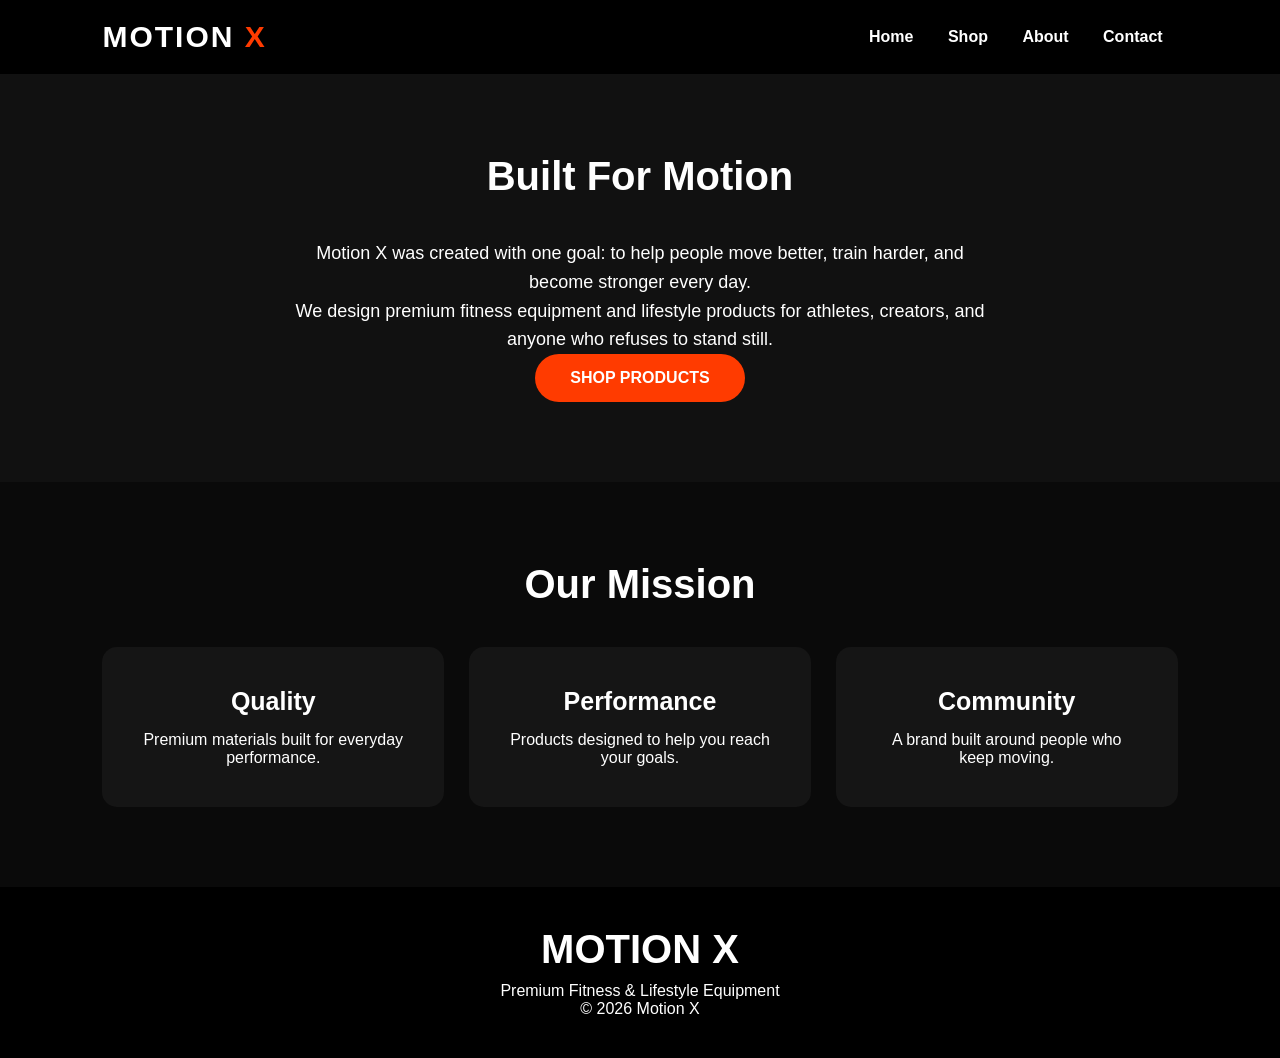
<file: about.html>
<!DOCTYPE html>
<html lang="en">

<head>

<meta charset="UTF-8">
<meta name="viewport" content="width=device-width, initial-scale=1.0">

<title>Motion X | About</title>

<link rel="stylesheet" href="style.css">

</head>


<body>


<header class="navbar">

<div class="logo">
MOTION <span>X</span>
</div>


<nav>

<a href="index.html">Home</a>
<a href="shop.html">Shop</a>
<a href="about.html">About</a>
<a href="contact.html">Contact</a>

</nav>


</header>




<section class="about-preview">


<h2>Built For Motion</h2>


<p>
Motion X was created with one goal:
to help people move better, train harder,
and become stronger every day.
</p>


<p>
We design premium fitness equipment and lifestyle
products for athletes, creators, and anyone who
refuses to stand still.
</p>


<a class="btn" href="shop.html">
SHOP PRODUCTS
</a>


</section>




<section class="categories">


<h2>Our Mission</h2>


<div class="category-grid">


<div>

<h3>Quality</h3>

<p>
Premium materials built for everyday performance.
</p>

</div>



<div>

<h3>Performance</h3>

<p>
Products designed to help you reach your goals.
</p>

</div>



<div>

<h3>Community</h3>

<p>
A brand built around people who keep moving.
</p>

</div>



</div>


</section>




<footer>

<h2>MOTION X</h2>

<p>
Premium Fitness & Lifestyle Equipment
</p>

<p>
© 2026 Motion X
</p>

</footer>



<script src="script.js"></script>


</body>

</html>
</file>
<file: style.css>
* {
    margin: 0;
    padding: 0;
    box-sizing: border-box;
    font-family: Arial, Helvetica, sans-serif;
}

body {
    background: #0a0a0a;
    color: white;
}


/* NAVBAR */

.navbar {
    width: 100%;
    padding: 20px 8%;
    display: flex;
    justify-content: space-between;
    align-items: center;
    background: #000;
    position: sticky;
    top: 0;
    z-index: 100;
}


.logo {
    font-size: 30px;
    font-weight: 900;
    letter-spacing: 2px;
}

.logo span {
    color: #ff3b00;
}


nav a {
    color: white;
    text-decoration: none;
    margin: 0 15px;
    font-weight: bold;
    transition: 0.3s;
}


nav a:hover {
    color: #ff3b00;
}



.nav-icons {
    display: flex;
    align-items: center;
    gap: 15px;
}


.nav-icons input {
    padding: 10px 15px;
    border-radius: 20px;
    border: none;
}



/* HERO SECTION */

.hero {

    height: 90vh;
    background:
    linear-gradient(
    rgba(0,0,0,0.65),
    rgba(0,0,0,0.65)
    ),
    url("images/hero.jpg");

    background-size: cover;
    background-position: center;

    display: flex;
    align-items: center;
    padding: 0 8%;

}


.hero-content {
    max-width: 600px;
}


.hero h1 {

    font-size: 70px;
    font-weight: 900;

}


.hero h1 span {

    color: #ff3b00;

}


.hero p {

    margin: 25px 0;
    font-size: 20px;
    line-height: 1.5;

}



.btn {

    display: inline-block;
    background: #ff3b00;
    color: white;
    padding: 15px 35px;
    text-decoration: none;
    font-weight: bold;
    border-radius: 30px;
    transition: 0.3s;

}


.btn:hover {

    transform: scale(1.05);
    background: white;
    color: black;

}




/* CATEGORIES */

.categories,
.featured,
.about-preview {

    padding: 80px 8%;
    text-align: center;

}


h2 {

    font-size: 40px;
    margin-bottom: 40px;

}



.category-grid {

    display: grid;
    grid-template-columns: repeat(3,1fr);
    gap: 25px;

}



.category-grid div {

    background: #151515;
    padding: 40px;
    border-radius: 15px;

}


.category-grid h3 {

    font-size: 25px;
    margin-bottom: 15px;

}



/* PRODUCTS */


.products {

    display: grid;
    grid-template-columns: repeat(3,1fr);
    gap: 30px;

}



.card {

    background: #151515;
    padding: 25px;
    border-radius: 20px;
    transition: 0.3s;

}


.card:hover {

    transform: translateY(-10px);

}



.card img {

    width: 100%;
    height: 250px;
    object-fit: cover;
    border-radius: 15px;

}



.card h3 {

    margin: 20px 0 10px;

}



.card button {

    margin-top: 15px;
    padding: 12px 25px;
    border: none;
    background: #ff3b00;
    color:white;
    border-radius: 25px;
    cursor:pointer;

}



.card button:hover {

    background:white;
    color:black;

}




/* ABOUT */

.about-preview {

    background:#111;

}


.about-preview p {

    max-width:700px;
    margin:auto;
    font-size:18px;
    line-height:1.6;

}



/* FOOTER */


footer {

    background:black;
    text-align:center;
    padding:40px;

}


footer h2 {

    margin-bottom:10px;

}



/* MOBILE */

@media(max-width:900px){


.navbar {

    flex-direction:column;
    gap:20px;

}


.hero h1 {

    font-size:45px;

}


.category-grid,
.products {

    grid-template-columns:1fr;

}


}
</file>
